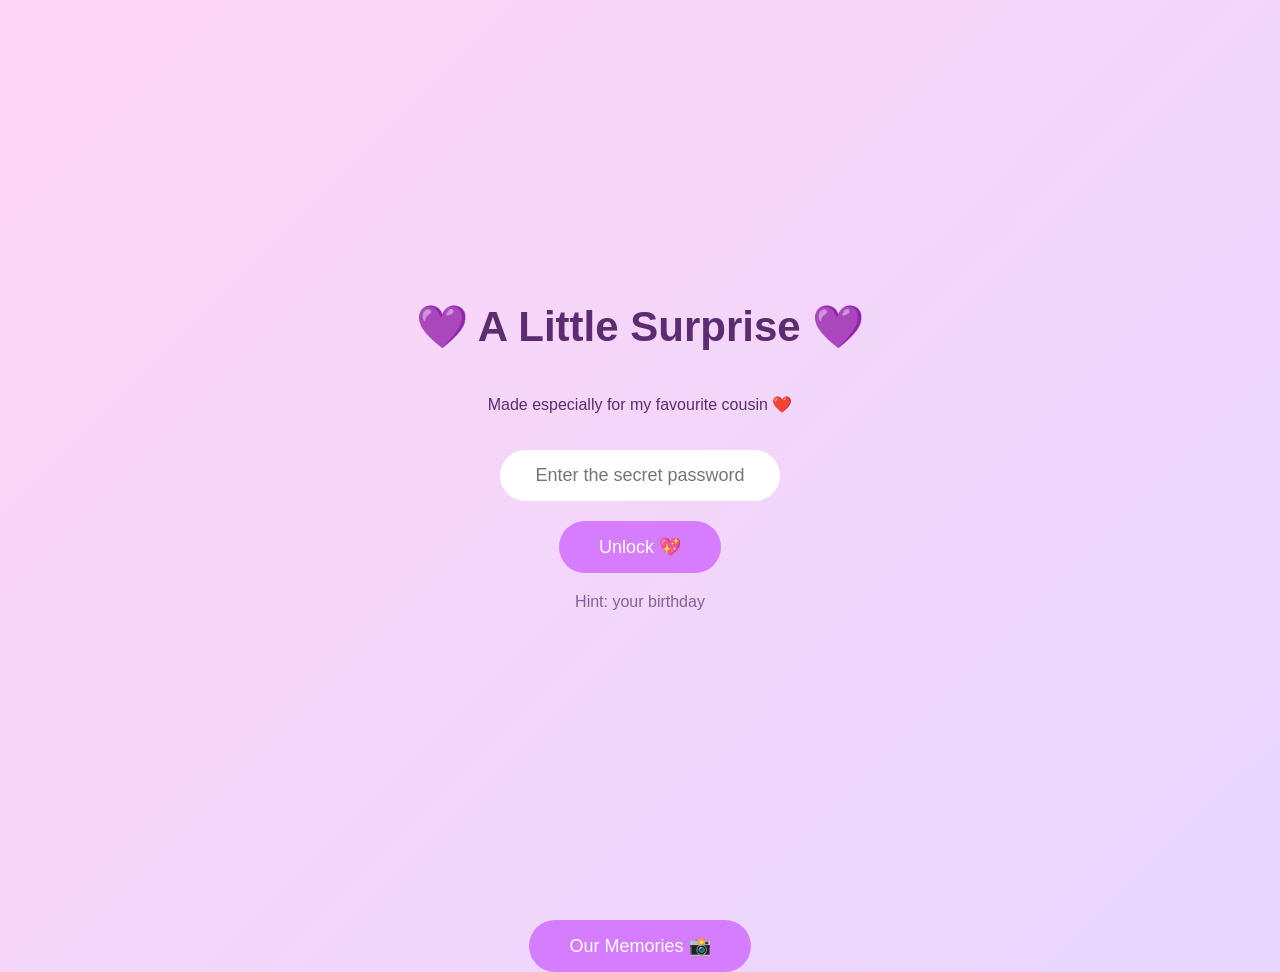
<file: index.html>
<!DOCTYPE html>
<html lang="en">
<head>
    <meta charset="UTF-8">
    <meta name="viewport" content="width=device-width, initial-scale=1.0">
    <title>Happy Birthday Yesmine ❤️</title>

    <link rel="stylesheet" href="style.css">
</head>

<body>

<div id="lockScreen">

    <h1>💜 A Little Surprise 💜</h1>

    <p>Made especially for my favourite cousin ❤️</p>

    <input
        type="password"
        id="password"
        placeholder="Enter the secret password">

    <button onclick="checkPassword()">
        Unlock 💖
    </button>

    <p class="hint">
        Hint: your birthday 
    </p>

</div>

<div id="website">

<h1>Happy Birthday Yesmine! 🎂</h1>

<p class="intro">
You are not only my cousin...
<br><br>
You are my best friend,
my favourite person,
and someone I'll always be grateful for.
❤️
</p>

<h2>📸 Our Memories</h2>

<div class="gallery">

<img src="20250822_234208.jpg">

<img src="20250822_224925.jpg">

<img src="20250822_224112.jpg">

</div>

<h2>💌 A Message For You</h2>

<p class="letter">

Dear Yesmine,

Thank you for always making me laugh,
being there for me,
and filling my life with amazing memories.

I hope this birthday is as wonderful
as you are.
 n7ibik baaaaarcha w kont ntmana eni n3adi 3id miledik m3ak kima kol 3am ama Allah 8alib 
 n7ibik ta3rif eli ena nmouuut 3lik w inti dima fi 9albi 😍
Happy Birthday ❤️

Love you soooo much,
Roukaya 🌸

</p>

<audio id="music" loop>
<source src="music.mp3" type="audio/mpeg">
</audio>

</div>

<script src="script.js"></script>

</body>
</html>
<a href="memories.html">
    <button>Our Memories 📸</button>
</a>
</file>
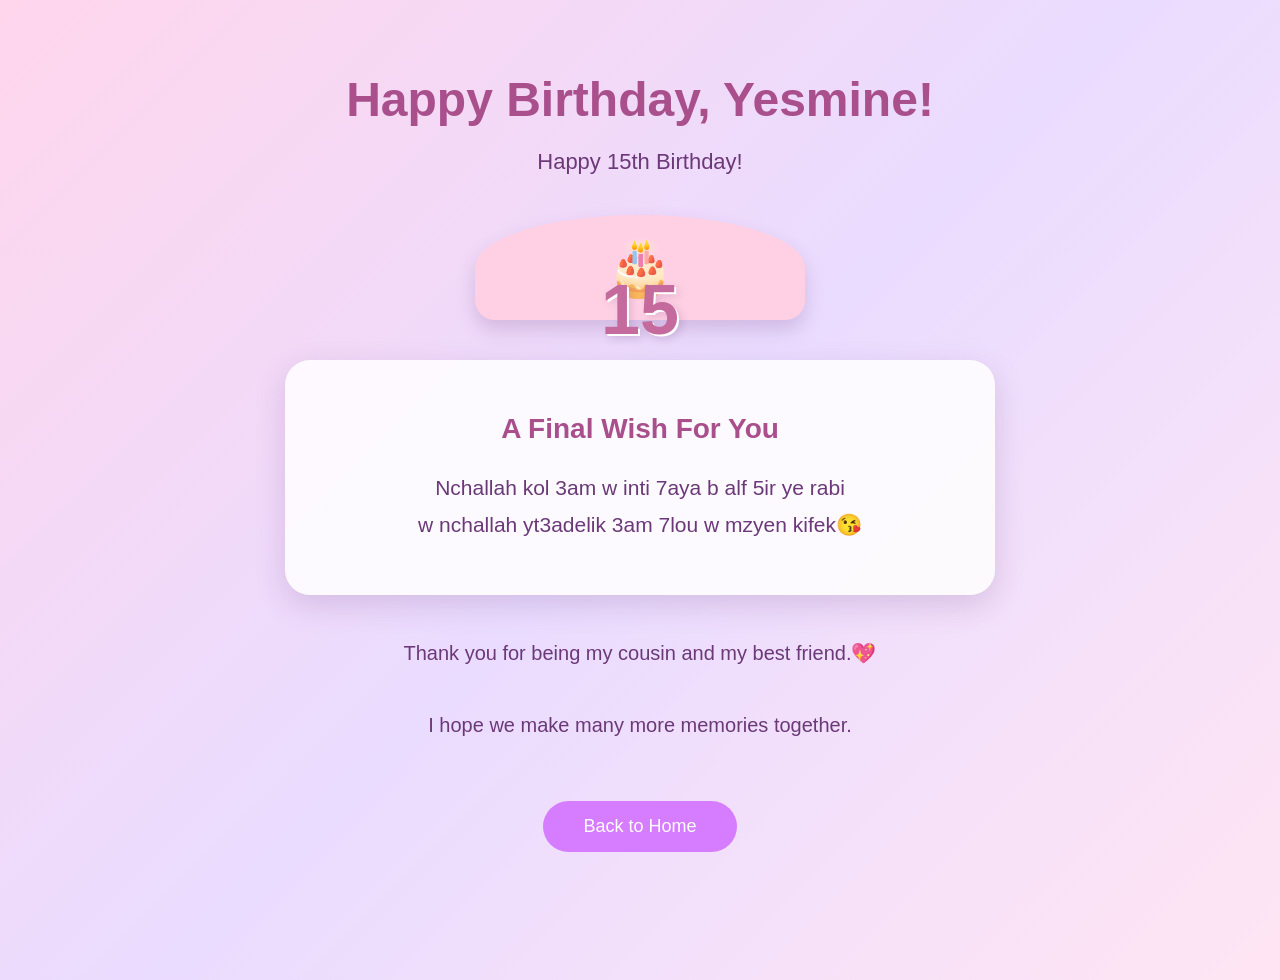
<file: finally.html>
<!DOCTYPE html>
<html lang="en">

<head>

    <meta charset="UTF-8">

    <meta name="viewport"
          content="width=device-width, initial-scale=1.0">

    <title>Happy Birthday Yesmine</title>

    <link rel="stylesheet" href="style.css">

</head>

<body class="final-page">

    <div class="final-container">

        <h1 class="birthday-title">
            Happy Birthday, Yesmine!
        </h1>

        <p class="subtitle">
            Happy 15th Birthday!
        </p>


        <!-- 🎂 JUST THE CAKE -->

        <div class="cake">

            <div class="number">
                15
            </div>

            <div class="cake-top">
                🎂
            </div>

        </div>


        <!-- YOUR FINAL MESSAGE -->

        <div class="wish-card">

            <h2>
                A Final Wish For You
            </h2>

            <p>
                Nchallah kol 3am w inti 7aya b alf 5ir ye rabi
                <br>
                w nchallah yt3adelik 3am 7lou w mzyen kifek😘
            </p>

        </div>


        <p class="ending">
            Thank you for being my cousin
            and my best friend.💖
            <br><br>
            I hope we make many more memories together.
        </p>


        <br>

        <a href="index.html">

            <button>
                Back to Home
            </button>

        </a>

    </div>

</body>

</html>
</file>
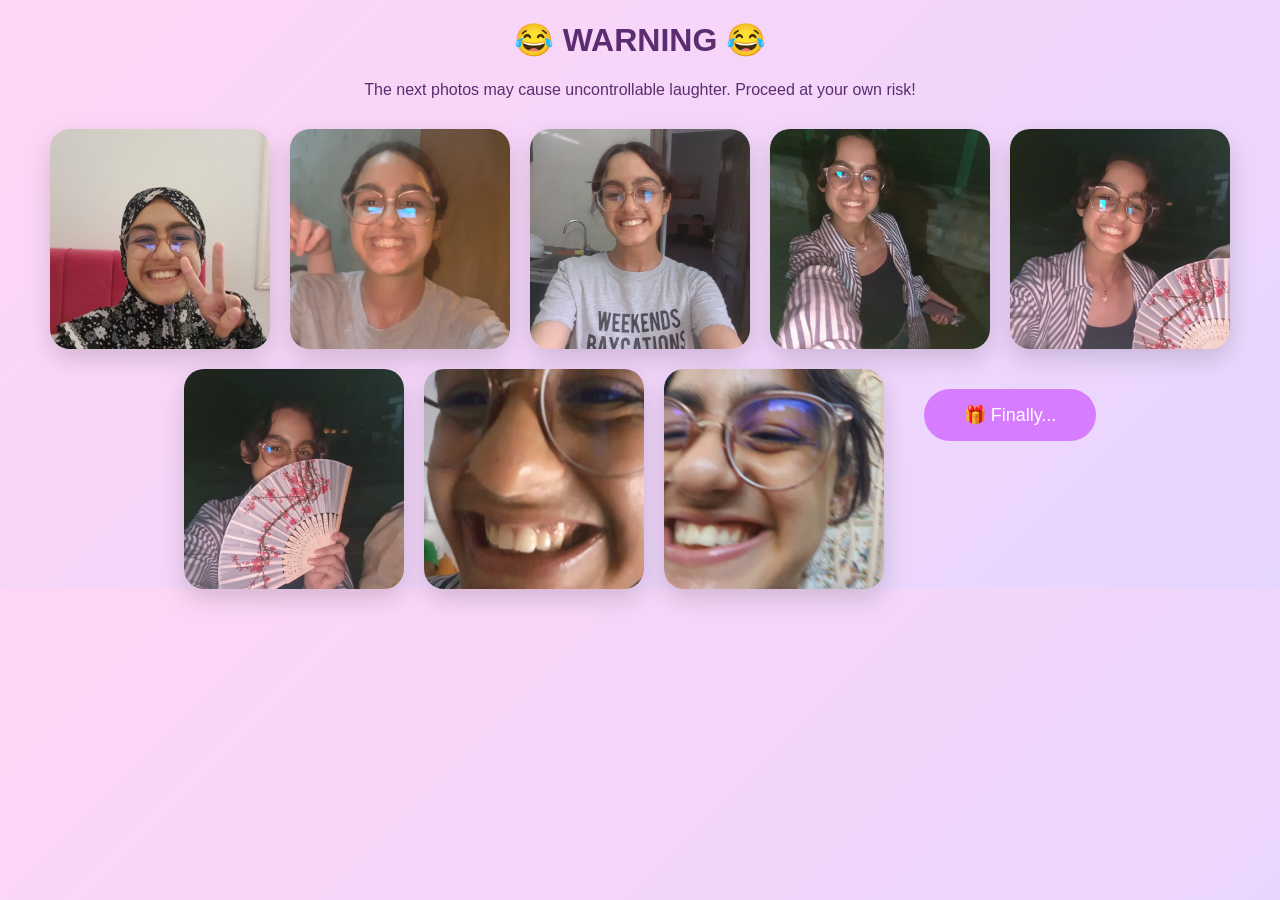
<file: funny.html>
<!DOCTYPE html>
<html>
<head>
    <title>The Yesmine Collection 😂</title>
    <link rel="stylesheet" href="style.css">
</head>

<body>

<h1>😂 WARNING 😂</h1>

<p>
The next photos may cause uncontrollable laughter.
Proceed at your own risk!
</p>

<div class="gallery">

<img src="20250819_161534.jpg">
<img src="20250817_011317.jpg">
<img src="20250810_183646.jpg">
<img src="20250809_231136.jpg">
<img src="20250809_221934.jpg">
<img src="20250809_221921.jpg">
<img src="20250804_191955.jpg">
<img src="20250729_173247.jpg">
<br>


<br><br>

<a href="finally.html">

    <button>
        🎁 Finally...
    </button>

</a>

</body>
</html>
</file>
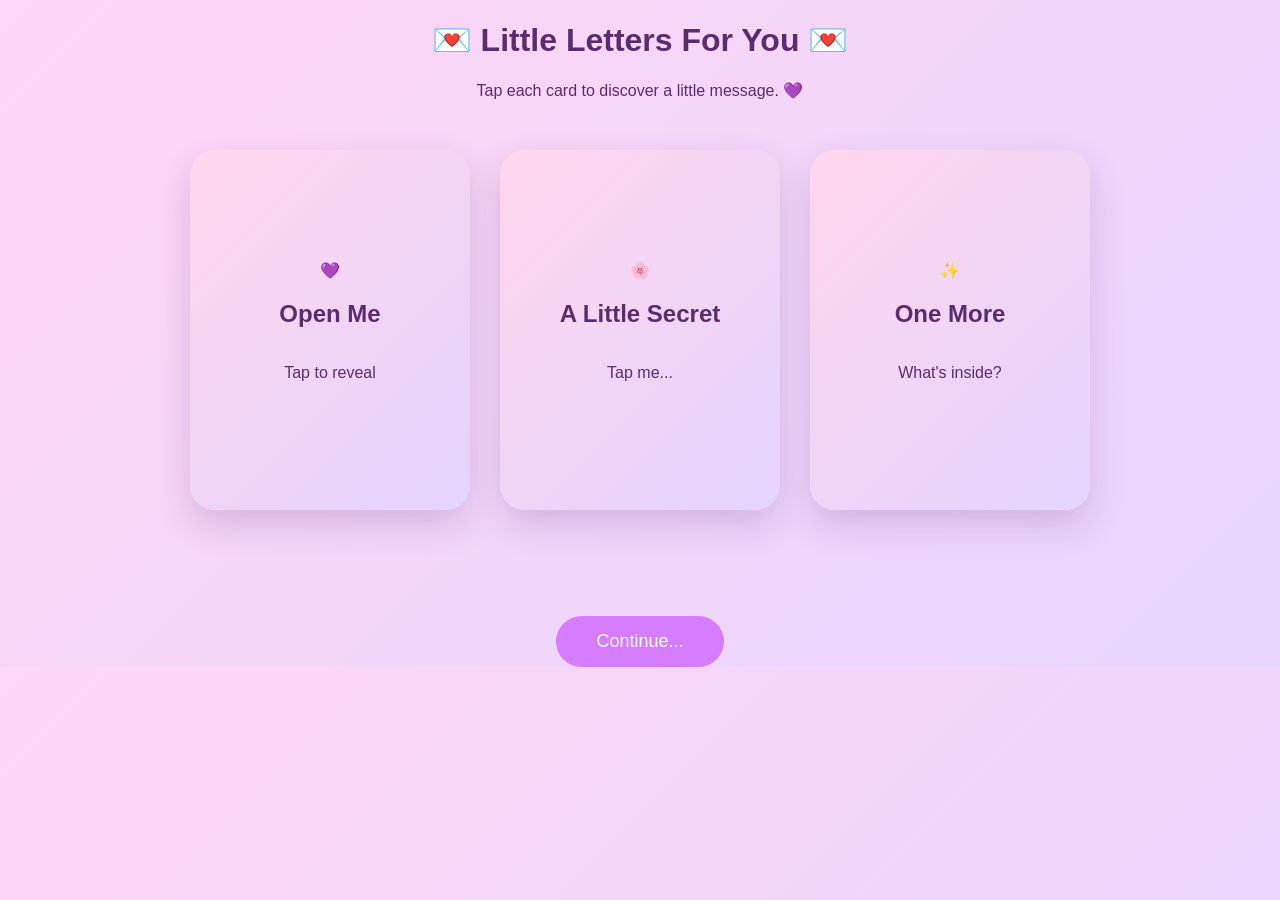
<file: letters.html>
<!DOCTYPE html>
<html lang="en">

<head>

    <meta charset="UTF-8">

    <meta name="viewport"
          content="width=device-width, initial-scale=1.0">

    <title>Little Letters 💌</title>

    <link rel="stylesheet" href="style.css">

</head>

<body>

    <h1>💌 Little Letters For You 💌</h1>

    <p>
        Tap each card to discover a little message. 💜
    </p>


    <div class="card-container">


        <!-- CARD 1 -->

        <div class="flip-card">

            <div class="flip-card-inner">

                <div class="flip-card-front">

                    💜

                    <h2>Open Me</h2>

                    <p>Tap to reveal</p>

                </div>

                <div class="flip-card-back">

                    <h2>Thank You ❤️</h2>

                    <p>
                        Thank you for being you❤️‍🩹 ken tra 9adesh nfra7 ki tl9ani m3ak
                        you have this positive energy that makes me soo happy🤍
                    </p>

                </div>

            </div>

        </div>


        <!-- CARD 2 -->

        <div class="flip-card">

            <div class="flip-card-inner">

                <div class="flip-card-front">

                    🌸

                    <h2>A Little Secret</h2>

                    <p>Tap me...</p>

                </div>

                <div class="flip-card-back">

                    <h2>You Mean So Much 💕</h2>

                    <p>
                        n7ib n9olik eli inti n3ma mn 3and rabi w rabi yfathlik
                        liya w Allah le y7rimni minik ye rou7i💗
                    </p>

                </div>

            </div>

        </div>


        <!-- CARD 3 -->

        <div class="flip-card">

            <div class="flip-card-inner">

                <div class="flip-card-front">

                    ✨

                    <h2>One More</h2>

                    <p>What's inside?</p>

                </div>

                <div class="flip-card-back">

                    <h2>Never Change 💜</h2>

                    <p>
                        n7ibik dima to93od 3la tbi3tik 5atr el personality mte3ik
                        unique 💝
                    </p>

                </div>

            </div>

        </div>


    </div>


    <!-- CARD FLIP CODE -->

    <script>

        const cards = document.querySelectorAll(".flip-card");

        cards.forEach(function(card) {

            card.addEventListener("click", function() {

                card.classList.toggle("flipped");

            });

        });

    </script>


    <br><br>


    <!-- NEXT PAGE -->

    <a href="funny.html">

        <button>
            Continue...
        </button>

    </a>


</body>

</html>
</file>
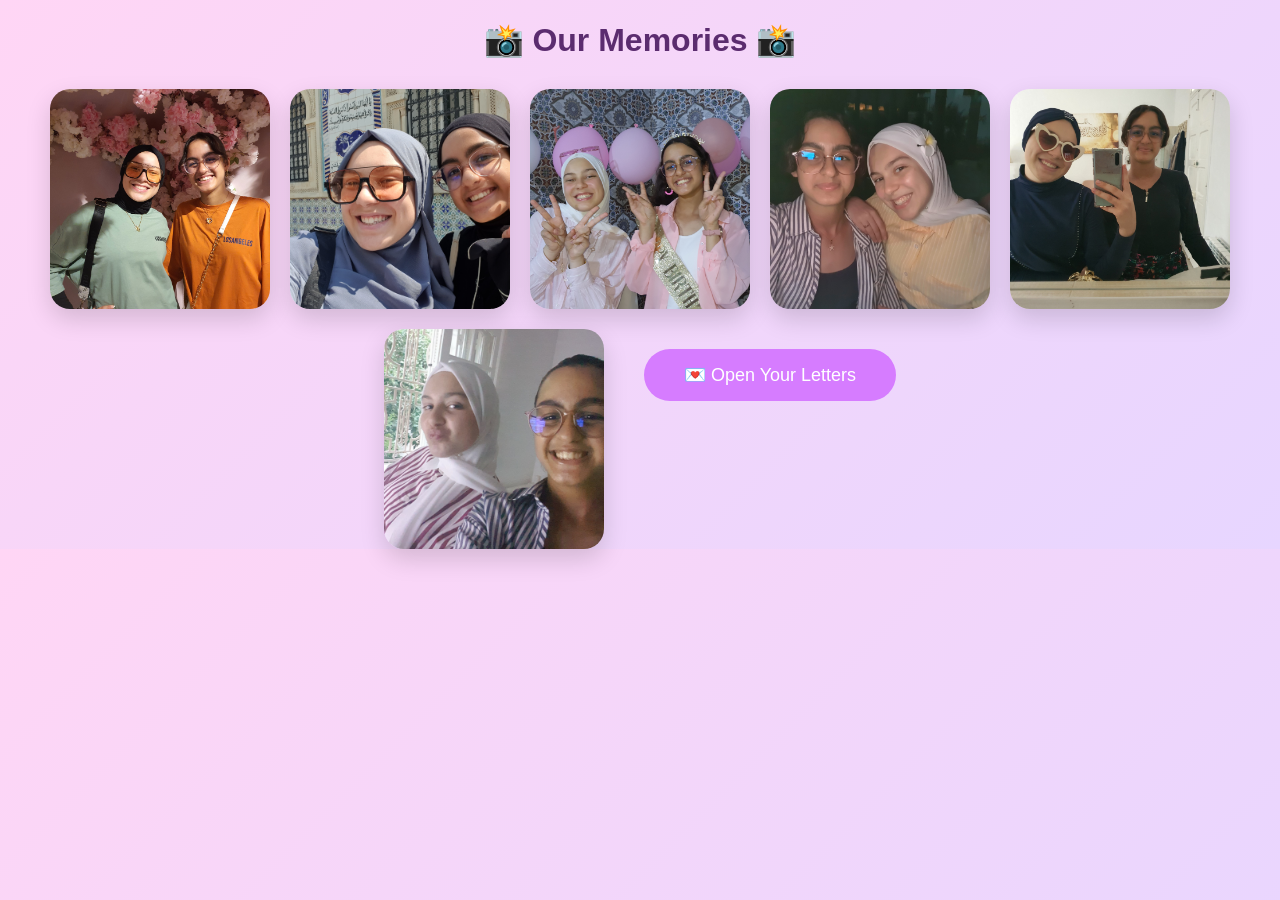
<file: memories.html>
<!DOCTYPE html>
<html>
<head>
    <title>Our Memories</title>
    <link rel="stylesheet" href="style.css">
</head>

<body>

<h1>📸 Our Memories 📸</h1>

<div class="gallery">


<img src="20250822_212817.jpg">
<img src="20250815_133758.jpg">
<img src="20250810_205709.jpg">
<img src="20250809_221845.jpg">
<img src="20250806_065056.jpg">
<img src="20250804_191939.jpg">
<br><br>

<a href="letters.html">
    <button>💌 Open Your Letters</button>
</a>

</body>
</html>
</file>
<file: style.css>
body{
    margin:0;
    padding:0;
    font-family:Arial, sans-serif;
    background:linear-gradient(135deg,#ffd6f5,#e7d6ff);
    text-align:center;
    color:#5b2c6f;
}

#lockScreen{
    display:flex;
    flex-direction:column;
    justify-content:center;
    align-items:center;
    height:100vh;
}

#lockScreen h1{
    font-size:42px;
}

input{
    width:250px;
    padding:15px;
    border:none;
    border-radius:30px;
    margin-top:20px;
    font-size:18px;
    text-align:center;
}

button{
    margin-top:20px;
    padding:15px 40px;
    border:none;
    border-radius:30px;
    background:#d67cff;
    color:white;
    font-size:18px;
    cursor:pointer;
}

button:hover{
    background:#be5eff;
}

.hint{
    margin-top:20px;
    opacity:0.7;
}

#website{
    display:none;
    padding:30px;
}

.intro{
    font-size:22px;
    max-width:700px;
    margin:auto;
    line-height:1.8;
}

.gallery{
    display:flex;
    justify-content:center;
    flex-wrap:wrap;
    gap:20px;
    margin-top:30px;
}

.gallery img{
    width:220px;
    height:220px;
    object-fit:cover;
    border-radius:20px;
    box-shadow:0 10px 25px rgba(0,0,0,.15);
}

.letter{
    margin:50px auto;
    max-width:700px;
    background:white;
    padding:30px;
    border-radius:20px;
    line-height:1.8;
    box-shadow:0 10px 25px rgba(0,0,0,.1);
  }
/* 💌 LETTER CARDS */

.card-container {

    display: flex;

    justify-content: center;

    align-items: center;

    flex-wrap: wrap;

    gap: 30px;

    max-width: 1000px;

    margin: 50px auto;

}


.flip-card {

    width: 280px;

    height: 360px;

    perspective: 1000px;

    cursor: pointer;

}


.flip-card-inner {

    position: relative;

    width: 100%;

    height: 100%;

    transition: transform 0.8s;

    transform-style: preserve-3d;

}


.flip-card.flipped
.flip-card-inner {

    transform: rotateY(180deg);

}


.flip-card-front,
.flip-card-back {

    position: absolute;

    width: 100%;

    height: 100%;

    backface-visibility: hidden;

    border-radius: 25px;

    display: flex;

    flex-direction: column;

    justify-content: center;

    align-items: center;

    padding: 25px;

    box-sizing: border-box;

    box-shadow:
        0 15px 35px
        rgba(100, 50, 120, 0.2);

}


.flip-card-front {

    background:
        linear-gradient(
            135deg,
            #ffd6ec,
            #e4d4ff
        );

}


.flip-card-back {

    background: white;

    transform: rotateY(180deg);

}


.flip-card-front h2 {

    margin-top: 20px;

}


.flip-card-back h2 {

    color: #8b55a8;

}


.flip-card-back p {

    line-height: 1.8;

}


@media (max-width: 600px) {

    .flip-card {

        width: 260px;

        height: 340px;

    }

}
/* 🎂 FINAL BIRTHDAY PAGE */

.final-page {

    margin: 0;

    min-height: 100vh;

    background:
        linear-gradient(
            135deg,
            #ffd6ec,
            #eadcff,
            #ffe5f3
        );

    text-align: center;

    color: #6b3978;

    padding: 40px 20px;

}


.final-container {

    max-width: 800px;

    margin: auto;

}


.birthday-title {

    font-size: 48px;

    margin-bottom: 10px;

    color: #a84f8c;

}


.subtitle {

    font-size: 22px;

    margin-bottom: 30px;

}


/* 🎂 CAKE */

.cake {

    position: relative;

    width: 330px;

    margin: 40px auto;

}


.cake-top {

    font-size: 55px;

    background: #ffd0e4;

    border-radius: 50% 50% 20px 20px;

    padding: 20px;

    box-shadow:
        0 10px 20px
        rgba(100, 50, 120, 0.2);

}


.cake-body {

    font-size: 170px;

    line-height: 1;

    margin-top: -10px;

}


.number {

    position: absolute;

    top: 55px;

    left: 50%;

    transform: translateX(-50%);

    font-size: 70px;

    font-weight: bold;

    color: #c56a9c;

    text-shadow:
        2px 2px 0 white,
        4px 4px 8px rgba(100,50,120,0.2);

}


.candle {

    position: absolute;

    top: -20px;

    font-size: 40px;

}


.candle1 {

    left: 90px;

}


.candle2 {

    right: 90px;

}


/* 💌 WISH CARD */

.wish-card {

    background: rgba(255,255,255,0.85);

    max-width: 650px;

    margin: 40px auto;

    padding: 30px;

    border-radius: 25px;

    box-shadow:
        0 10px 30px
        rgba(100,50,120,0.18);

}


.wish-card h2 {

    color: #a84f8c;

    font-size: 28px;

}


.wish-card p {

    font-size: 21px;

    line-height: 1.8;

}


.ending {

    font-size: 20px;

    line-height: 1.8;

}


.hearts {

    font-size: 30px;

    margin: 25px;

}


/* 📱 PHONE */

@media (max-width: 600px) {

    .birthday-title {

        font-size: 36px;

    }

    .cake {

        width: 280px;

    }

    .cake-body {

        font-size: 140px;

    }

    .number {

        font-size: 60px;

    }

    .wish-card p {

        font-size: 18px;

    }

}
</file>
